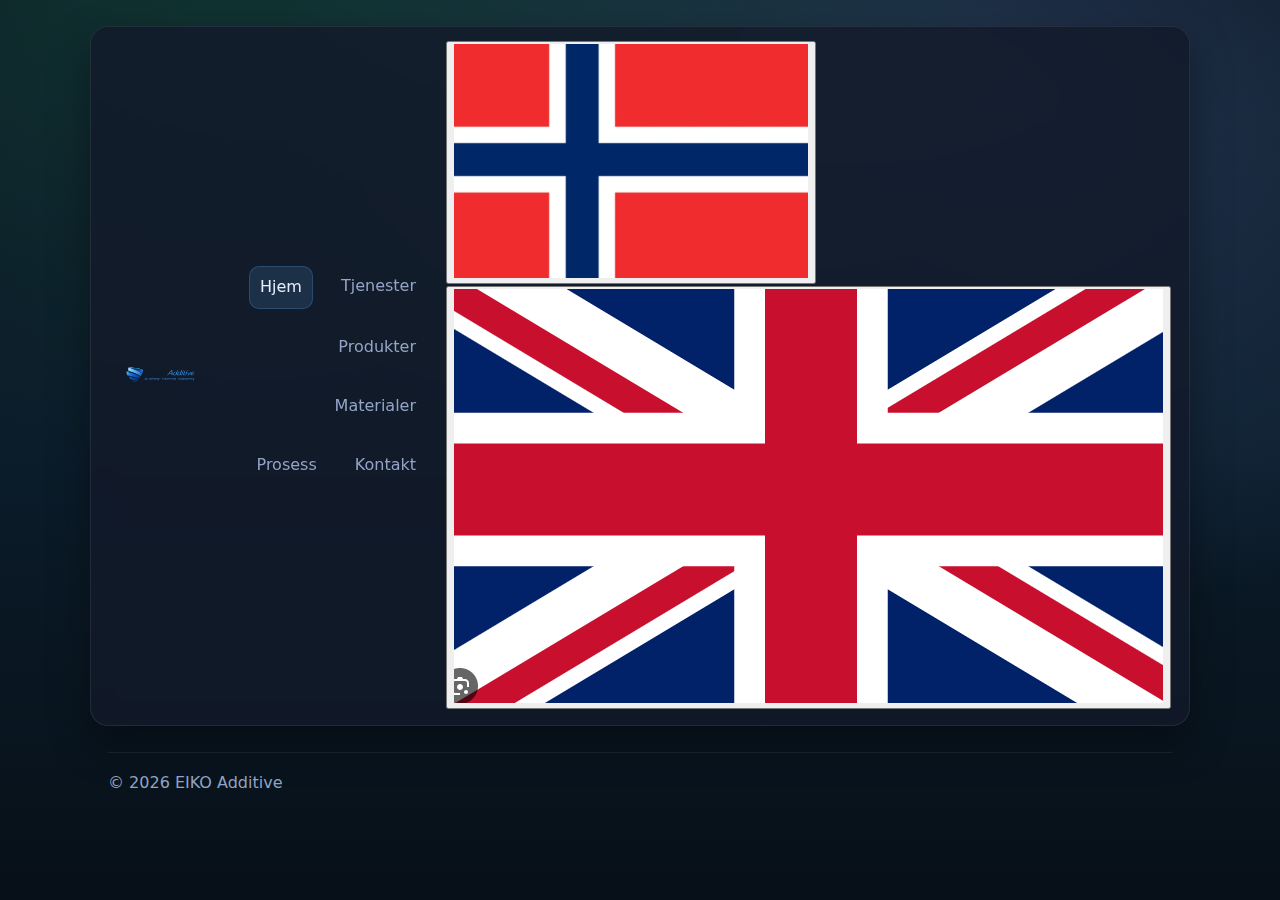
<file: index.html>
<!doctype html>
<html lang="no">
<head>
<meta charset="utf-8" />
<meta name="viewport" content="width=device-width, initial-scale=1" />
<title>EIKO Additive – Høytemperatur 3D-print & CNC</title>
<meta name="description" content="EIKO Additive leverer additiv produksjon i høyytelsespolymerer, CNC, design og topologioptimalisering." />
<link rel="stylesheet" href="styles.css" />
</head>

<body>
<div class="wrap">

<header class="panel header-panel">

<div class="brand">
<a class="brandlink" href="index.html">
<img class="brandlogo" src="logo.png" alt="EIKO Additive logo" />
</a>
</div>

<nav class="nav">

<a class="active" href="index.html" data-i18n="nav_home">Hjem</a>
<a href="tjenester.html" data-i18n="nav_services">Tjenester</a>
<a href="products.html" data-i18n="nav_products">Produkter</a>
<a href="materialer.html" data-i18n="nav_materials">Materialer</a>
<a href="prosess.html" data-i18n="nav_process">Prosess</a>
<a href="kontakt.html" data-i18n="nav_contact">Kontakt</a>

</nav>


<div class="lang-switch">

<button class="flagbtn" id="btn-no">
<img src="flag-no.png">
</button>

<button class="flagbtn" id="btn-en">
<img src="flag-us.png">
</button>

</div>

</header>


<!-- resten av index-siden din fortsetter her helt uendret -->


<footer>
<div>© <span id="year"></span> EIKO Additive</div>
</footer>

</div>


<script>

const i18n = {

no:{
nav_home:"Hjem",
nav_services:"Tjenester",
nav_materials:"Materialer",
nav_products:"Produkter",
nav_process:"Prosess",
nav_contact:"Kontakt"
},

en:{
nav_home:"Home",
nav_services:"Services",
nav_materials:"Materials",
nav_products:"Products",
nav_process:"Process",
nav_contact:"Contact"
}

}


function setLanguage(lang){

document.querySelectorAll("[data-i18n]").forEach(el=>{
const key = el.dataset.i18n
el.textContent = i18n[lang][key]
})

localStorage.setItem("lang",lang)

}


document.getElementById("btn-no").onclick=()=>setLanguage("no")
document.getElementById("btn-en").onclick=()=>setLanguage("en")


const savedLang = localStorage.getItem("lang") || "no"

setLanguage(savedLang)


document.getElementById("year").textContent = new Date().getFullYear()

</script>

</body>
</html>
</file>
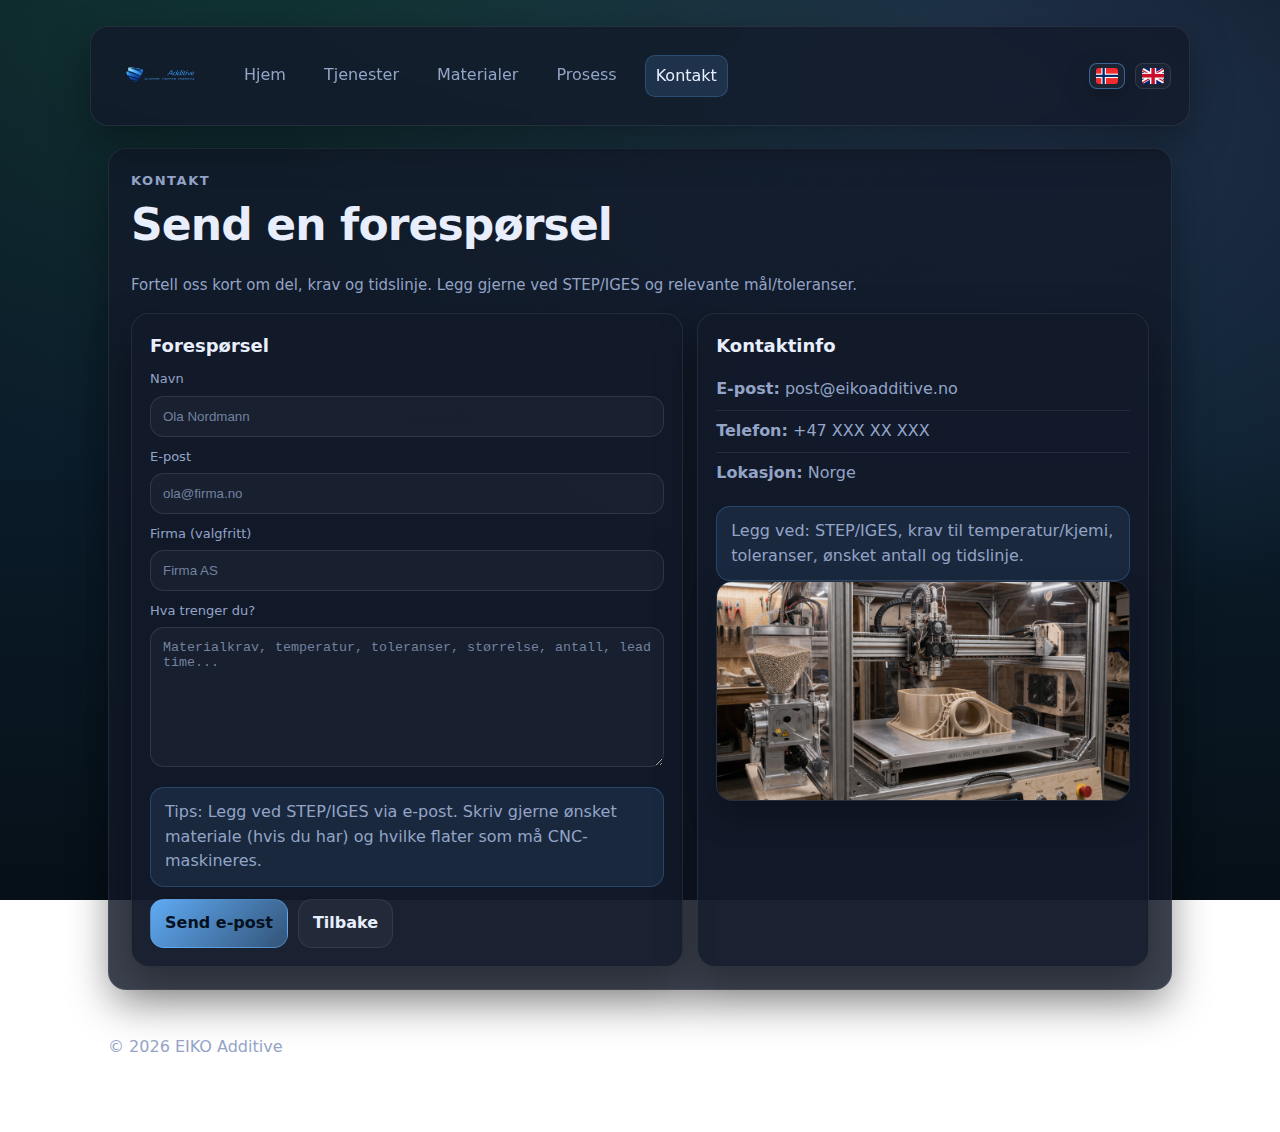
<file: kontakt.html>
<!doctype html>
<html lang="no">
<head>
  <meta charset="utf-8" />
  <meta name="viewport" content="width=device-width, initial-scale=1" />
  <title>EIKO Additive – Kontakt</title>
  <meta name="description" content="Kontakt EIKO Additive for LFAM i høyytelsespolymerer, post-maskinering, materialvalg og topologioptimalisering." />
  <link rel="stylesheet" href="styles.css" />

  <style>
    .lang-switch{
      display:flex; align-items:center; gap:10px;
      margin-left:auto;
    }
    .flagbtn{
      display:inline-flex; align-items:center; justify-content:center;
      width:36px; height:26px;
      border-radius:8px;
      border:1px solid rgba(255,255,255,.10);
      background: rgba(255,255,255,.03);
      cursor:pointer;
      padding:0;
    }
    .flagbtn img{
      width:22px; height:16px; object-fit:cover;
      border-radius:3px;
      display:block;
    }
    .flagbtn.active{
      border-color: rgba(99,179,255,.45);
      box-shadow: 0 10px 24px rgba(0,0,0,.25);
    }
    @media (max-width:900px){
      .lang-switch{ width:100%; justify-content:flex-end; }
      .header-panel{ flex-wrap:wrap; }
      .header-panel .nav{ width:100%; justify-content:flex-start; }
    }

    /* Kontakt-layout (enkelt og lesbart) */
    .contact-grid{
      display:grid;
      gap:14px;
      grid-template-columns: 1.1fr .9fr;
      margin-top:14px;
    }
    @media (max-width:900px){
      .contact-grid{ grid-template-columns:1fr; }
    }
    .input{
      width:100%;
      padding:12px 12px;
      border-radius:14px;
      border:1px solid rgba(255,255,255,.10);
      background: rgba(255,255,255,.03);
      color: #e8eefc;
      outline:none;
    }
    .input::placeholder{ color: rgba(147,164,199,.75); }
    label{ display:block; margin:10px 0 6px; color: #93a4c7; font-size:13px; }
    textarea.input{ min-height:140px; resize:vertical; }
  </style>
</head>

<body>
  <div class="wrap">

    <!-- Samme header/toolbar -->
    <header class="header-panel panel">
      <a href="index.html" style="display:flex; align-items:center; gap:12px;">
        <img class="brandlogo" src="logo.png" alt="EIKO Additive logo">
      </a>

      <nav class="nav" aria-label="Hovedmeny">
        <a href="index.html" data-i18n="nav_home">Hjem</a>
        <a href="tjenester.html" data-i18n="nav_services">Tjenester</a>
        <a href="materialer.html" data-i18n="nav_materials">Materialer</a>
        <a href="prosess.html" data-i18n="nav_process">Prosess</a>
        <a class="active" href="kontakt.html" data-i18n="nav_contact">Kontakt</a>
      </nav>

      <div class="lang-switch" aria-label="Velg språk">
        <button class="flagbtn" id="btn-no" type="button" aria-label="Norsk">
          <img src="flag-no.png" alt="Norsk flagg">
        </button>
        <button class="flagbtn" id="btn-en" type="button" aria-label="English">
          <img src="flag-us.png" alt="US flag">
        </button>
      </div>
    </header>

    <!-- Innhold -->
    <section class="panel page">
      <div class="kicker" data-i18n="contact_kicker">Kontakt</div>
      <h1 data-i18n="contact_h1">Send en forespørsel</h1>
      <p class="small" data-i18n="contact_intro" style="font-size:15px;">
        Fortell oss kort om del, krav og tidslinje. Legg gjerne ved STEP/IGES og relevante mål/toleranser.
      </p>

      <div class="contact-grid">
        <div class="panel card">
          <h2 style="font-size:18px; margin-top:0;" data-i18n="form_h2">Forespørsel</h2>

          <label for="name" data-i18n="form_name">Navn</label>
          <input class="input" id="name" type="text" placeholder="Ola Nordmann" />

          <label for="email" data-i18n="form_email">E-post</label>
          <input class="input" id="email" type="email" placeholder="ola@firma.no" />

          <label for="company" data-i18n="form_company">Firma (valgfritt)</label>
          <input class="input" id="company" type="text" placeholder="Firma AS" />

          <label for="message" data-i18n="form_message">Hva trenger du?</label>
          <textarea class="input" id="message" placeholder="Materialkrav, temperatur, toleranser, størrelse, antall, lead time..."></textarea>

          <div class="note" data-i18n="form_note">
            Tips: Legg ved STEP/IGES via e-post. Skriv gjerne ønsket materiale (hvis du har) og hvilke flater som må CNC-maskineres.
          </div>

          <div style="display:flex; gap:10px; flex-wrap:wrap; margin-top:12px;">
            <a class="btn primary" href="mailto:post@eikoadditive.no?subject=Foresp%C3%B8rsel%20LFAM%20/%20HPP" data-i18n="form_cta_email">
              Send e-post
            </a>
            <a class="btn" href="index.html" data-i18n="form_cta_back">Tilbake</a>
          </div>
        </div>

        <aside class="panel card">
          <h2 style="font-size:18px; margin-top:0;" data-i18n="info_h2">Kontaktinfo</h2>

          <ul class="list">
            <li><b data-i18n="info_email_label">E-post:</b> <span>post@eikoadditive.no</span></li>
            <li><b data-i18n="info_phone_label">Telefon:</b> <span>+47 XXX XX XXX</span></li>
            <li><b data-i18n="info_location_label">Lokasjon:</b> <span data-i18n="info_location_value">Norge</span></li>
          </ul>

          <div class="note" data-i18n="info_note">
            Legg ved: STEP/IGES, krav til temperatur/kjemi, toleranser, ønsket antall og tidslinje.
          </div>

          <img class="cardimg" style="height:220px;" src="lfam.png" alt="LFAM">
        </aside>
      </div>
    </section>

    <footer>
      <div>© <span id="year"></span> EIKO Additive</div>
    </footer>

  </div>

  <script>
    document.getElementById("year").textContent = new Date().getFullYear();

    const i18n = {
      no: {
        nav_home: "Hjem",
        nav_services: "Tjenester",
        nav_materials: "Materialer",
        nav_process: "Prosess",
        nav_contact: "Kontakt",

        contact_title: "EIKO Additive – Kontakt",
        contact_kicker: "Kontakt",
        contact_h1: "Send en forespørsel",
        contact_intro: "Fortell oss kort om del, krav og tidslinje. Legg gjerne ved STEP/IGES og relevante mål/toleranser.",

        form_h2: "Forespørsel",
        form_name: "Navn",
        form_email: "E-post",
        form_company: "Firma (valgfritt)",
        form_message: "Hva trenger du?",
        form_note: "Tips: Legg ved STEP/IGES via e-post. Skriv gjerne ønsket materiale (hvis du har) og hvilke flater som må CNC-maskineres.",
        form_cta_email: "Send e-post",
        form_cta_back: "Tilbake",

        info_h2: "Kontaktinfo",
        info_email_label: "E-post:",
        info_phone_label: "Telefon:",
        info_location_label: "Lokasjon:",
        info_location_value: "Norge",
        info_note: "Legg ved: STEP/IGES, krav til temperatur/kjemi, toleranser, ønsket antall og tidslinje.",
      },

      en: {
        nav_home: "Home",
        nav_services: "Services",
        nav_materials: "Materials",
        nav_process: "Process",
        nav_contact: "Contact",

        contact_title: "EIKO Additive – Contact",
        contact_kicker: "Contact",
        contact_h1: "Send an inquiry",
        contact_intro: "Tell us briefly about your part, requirements and timeline. Attach STEP/IGES and key dimensions/tolerances if available.",

        form_h2: "Inquiry",
        form_name: "Name",
        form_email: "Email",
        form_company: "Company (optional)",
        form_message: "What do you need?",
        form_note: "Tip: Attach STEP/IGES by email. Include your preferred polymer (if any) and which surfaces/features require CNC machining.",
        form_cta_email: "Send email",
        form_cta_back: "Back",

        info_h2: "Contact info",
        info_email_label: "Email:",
        info_phone_label: "Phone:",
        info_location_label: "Location:",
        info_location_value: "Norway",
        info_note: "Please include: STEP/IGES, temperature/chemical requirements, tolerances, quantity and timeline.",
      }
    };

    function setLanguage(lang) {
      const dict = i18n[lang] || i18n.no;

      document.documentElement.lang = (lang === "en") ? "en" : "no";

      document.querySelectorAll("[data-i18n]").forEach(el => {
        const key = el.getAttribute("data-i18n");
        if (dict[key]) el.textContent = dict[key];
      });

      document.title = dict.contact_title || document.title;

      document.getElementById("btn-no").classList.toggle("active", lang === "no");
      document.getElementById("btn-en").classList.toggle("active", lang === "en");

      localStorage.setItem("eiko_lang", lang);
    }

    document.getElementById("btn-no").addEventListener("click", () => setLanguage("no"));
    document.getElementById("btn-en").addEventListener("click", () => setLanguage("en"));

    const saved = localStorage.getItem("eiko_lang");
    setLanguage(saved === "en" ? "en" : "no");
  </script>
</body>
</html>
</file>
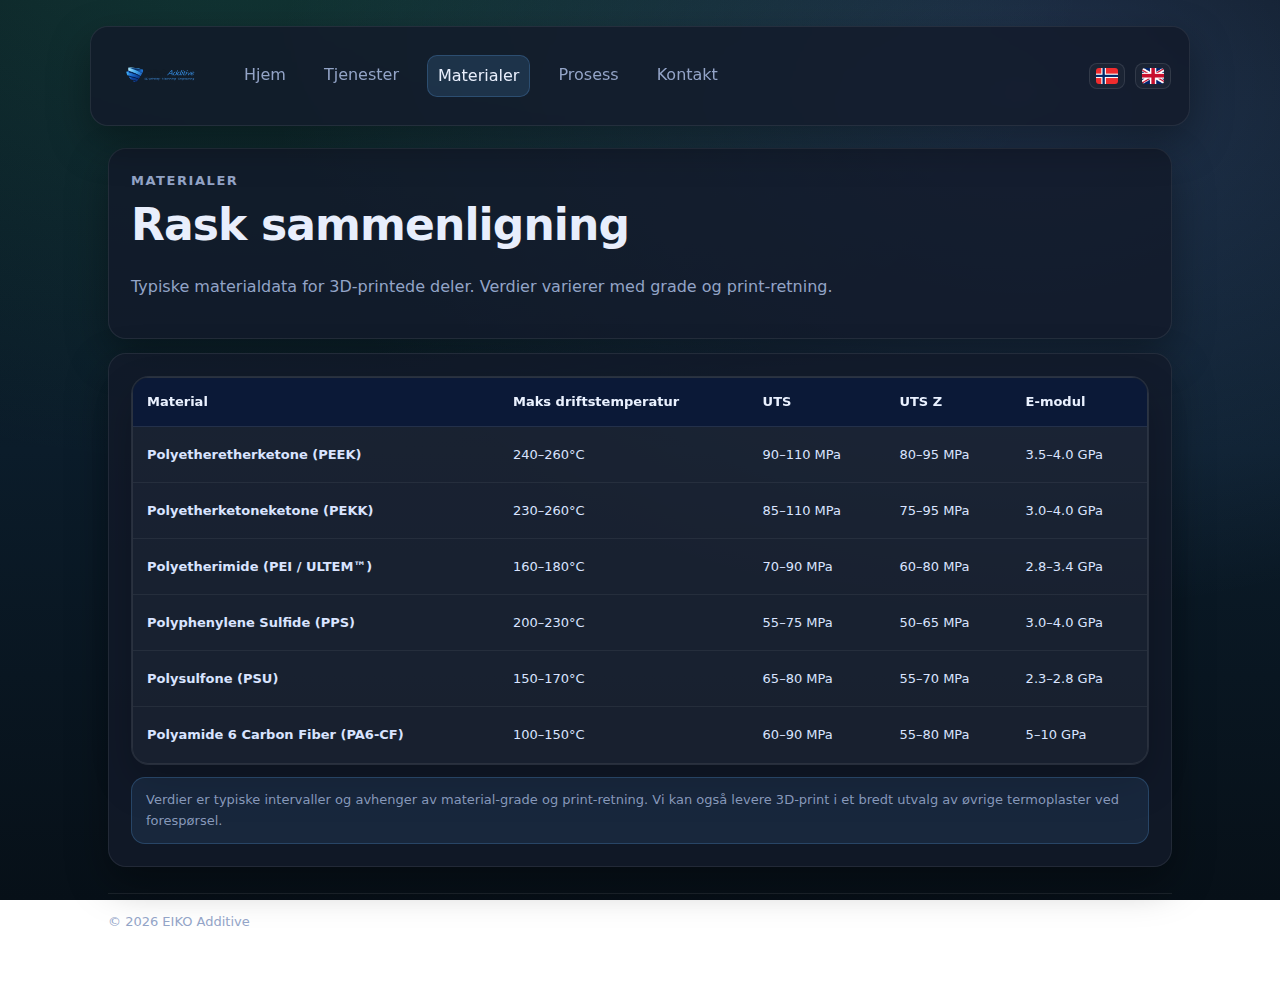
<file: materialer.html>
<!doctype html>
<html lang="no">
<head>
  <meta charset="utf-8" />
  <meta name="viewport" content="width=device-width, initial-scale=1" />
  <title>EIKO Additive – Materialer</title>
  <meta name="description" content="Materialtabell: maks driftstemperatur, UTS og E-modul." />
  <link rel="stylesheet" href="styles.css" />

  <style>
    .lang-switch{ display:flex; align-items:center; gap:10px; margin-left:auto; }
    .flagbtn{
      display:inline-flex; align-items:center; justify-content:center;
      width:36px; height:26px; border-radius:8px;
      border:1px solid rgba(255,255,255,.10);
      background: rgba(255,255,255,.03);
      cursor:pointer; padding:0;
    }
    .flagbtn img{ width:22px; height:16px; object-fit:cover; border-radius:3px; display:block; }
    .flagbtn.active{
      border-color: rgba(99,179,255,.45);
      box-shadow: 0 10px 24px rgba(0,0,0,.25);
    }

    .table-wrap{
      overflow-x:auto;
      border-radius: 18px;
      border: 1px solid rgba(255,255,255,.08);
      background: rgba(255,255,255,.02);
      box-shadow: 0 18px 40px rgba(0,0,0,.20);
    }
    table.material-table{
      width:100%;
      border-collapse: separate;
      border-spacing: 0;
      min-width: 900px;
    }
    .material-table th,
    .material-table td{
      padding: 16px 14px;
      border-bottom: 1px solid rgba(255,255,255,.06);
      vertical-align: middle;
      font-size: 13px;
      color: #d9e4ff;
      line-height: 1.25;
    }
    .material-table tbody tr{
      height: 56px;
    }
    .material-table thead th{
      position: sticky;
      top: 0;
      background: rgba(10, 25, 55, 0.92);
      backdrop-filter: blur(8px);
      z-index: 1;
      font-weight: 700;
      color:#eaf1ff;
      border-bottom: 1px solid rgba(255,255,255,.10);
    }
    .material-table tr:hover td{
      background: rgba(255,255,255,.02);
    }
    .note{
      color: rgba(147,164,199,.92);
      font-size: 13px;
    }
  </style>
</head>

<body>
  <div class="wrap">

    <header class="panel header-panel">
      <div class="brand">
        <a class="brandlink" href="index.html">
          <img class="brandlogo" src="logo.png" alt="EIKO Additive logo" />
        </a>
      </div>

      <nav class="nav">
        <a href="index.html" data-i18n="nav_home">Hjem</a>
        <a href="tjenester.html" data-i18n="nav_services">Tjenester</a>
        <a class="active" href="materialer.html" data-i18n="nav_materials">Materialer</a>
        <a href="prosess.html" data-i18n="nav_process">Prosess</a>
        <a href="kontakt.html" data-i18n="nav_contact">Kontakt</a>
      </nav>

      <div class="lang-switch">
        <button class="flagbtn" id="btn-no" type="button"><img src="flag-no.png" alt=""></button>
        <button class="flagbtn" id="btn-en" type="button"><img src="flag-us.png" alt=""></button>
      </div>
    </header>

    <section class="panel pagehead">
      <div class="meta">
        <div class="kicker" data-i18n="kicker_materials">Materialer</div>
        <h1 data-i18n="h1_materials">Rask sammenligning</h1>
        <p class="small" data-i18n="p_materials_intro" style="font-size:16px;">
          Typiske materialdata for 3D-printede deler. Verdier varierer med grade og print-retning.
        </p>
      </div>
    </section>

    <section class="panel page" style="margin-top:14px;">
      <div class="table-wrap">
        <table class="material-table">
          <thead>
            <tr>
              <th data-i18n="th_material">Material</th>
              <th data-i18n="th_max_temp">Maks driftstemperatur</th>
              <th data-i18n="th_uts">UTS</th>
              <th data-i18n="th_uts_z">UTS Z</th>
              <th data-i18n="th_emod">E-modul</th>
            </tr>
          </thead>
          <tbody>
            <tr>
              <td><strong>Polyetheretherketone (PEEK)</strong></td>
              <td>240–260°C</td>
              <td>90–110 MPa</td>
              <td>80–95 MPa</td>
              <td>3.5–4.0 GPa</td>
            </tr>

            <tr>
              <td><strong>Polyetherketoneketone (PEKK)</strong></td>
              <td>230–260°C</td>
              <td>85–110 MPa</td>
              <td>75–95 MPa</td>
              <td>3.0–4.0 GPa</td>
            </tr>

            <tr>
              <td><strong>Polyetherimide (PEI / ULTEM™)</strong></td>
              <td>160–180°C</td>
              <td>70–90 MPa</td>
              <td>60–80 MPa</td>
              <td>2.8–3.4 GPa</td>
            </tr>

            <tr>
              <td><strong>Polyphenylene Sulfide (PPS)</strong></td>
              <td>200–230°C</td>
              <td>55–75 MPa</td>
              <td>50–65 MPa</td>
              <td>3.0–4.0 GPa</td>
            </tr>

            <tr>
              <td><strong>Polysulfone (PSU)</strong></td>
              <td>150–170°C</td>
              <td>65–80 MPa</td>
              <td>55–70 MPa</td>
              <td>2.3–2.8 GPa</td>
            </tr>

            <tr>
              <td><strong>Polyamide 6 Carbon Fiber (PA6-CF)</strong></td>
              <td>100–150°C</td>
              <td>60–90 MPa</td>
              <td>55–80 MPa</td>
              <td>5–10 GPa</td>
            </tr>
          </tbody>
        </table>
      </div>

      <div class="note" style="margin-top:12px;" data-i18n="note_values">
        Verdier er typiske intervaller og avhenger av material-grade og print-retning. Vi kan også levere 3D-print i et bredt utvalg av øvrige termoplaster ved forespørsel.
      </div>
    </section>

    <footer>
      <div class="small">© <span id="y"></span> EIKO Additive</div>
    </footer>
  </div>

<script>
document.getElementById("y").textContent = new Date().getFullYear();

const i18n = {
  no: {
    nav_home:"Hjem",
    nav_services:"Tjenester",
    nav_materials:"Materialer",
    nav_process:"Prosess",
    nav_contact:"Kontakt",
    kicker_materials:"Materialer",
    h1_materials:"Rask sammenligning",
    p_materials_intro:"Typiske materialdata for 3D-printede deler. Verdier varierer med grade og print-retning.",
    th_material:"Material",
    th_max_temp:"Maks driftstemperatur",
    th_uts:"UTS",
    th_uts_z:"UTS Z",
    th_emod:"E-modul",
    note_values:"Verdier er typiske intervaller og avhenger av material-grade og print-retning. Vi kan også levere 3D-print i et bredt utvalg av øvrige termoplaster ved forespørsel."
  },
  en: {
    nav_home:"Home",
    nav_services:"Services",
    nav_materials:"Materials",
    nav_process:"Process",
    nav_contact:"Contact",
    kicker_materials:"Materials",
    h1_materials:"Quick comparison",
    p_materials_intro:"Typical material data for 3D-printed parts. Values vary by grade and print orientation.",
    th_material:"Material",
    th_max_temp:"Max service temperature",
    th_uts:"UTS",
    th_uts_z:"UTS Z (Z-direction)",
    th_emod:"Elastic modulus",
    note_values:"Values are typical ranges and depend on material grade and print orientation. We can also provide 3D printing in a wide range of other thermoplastics on request."
  }
};

function setLanguage(lang){
  document.documentElement.lang = lang;
  document.querySelectorAll("[data-i18n]").forEach(el=>{
    const key = el.getAttribute("data-i18n");
    if(i18n[lang][key]) el.textContent = i18n[lang][key];
  });
  localStorage.setItem("eiko_lang", lang);
}

document.getElementById("btn-no").onclick=()=>setLanguage("no");
document.getElementById("btn-en").onclick=()=>setLanguage("en");

setLanguage(localStorage.getItem("eiko_lang") || "no");
</script>

</body>
</html>
</file>
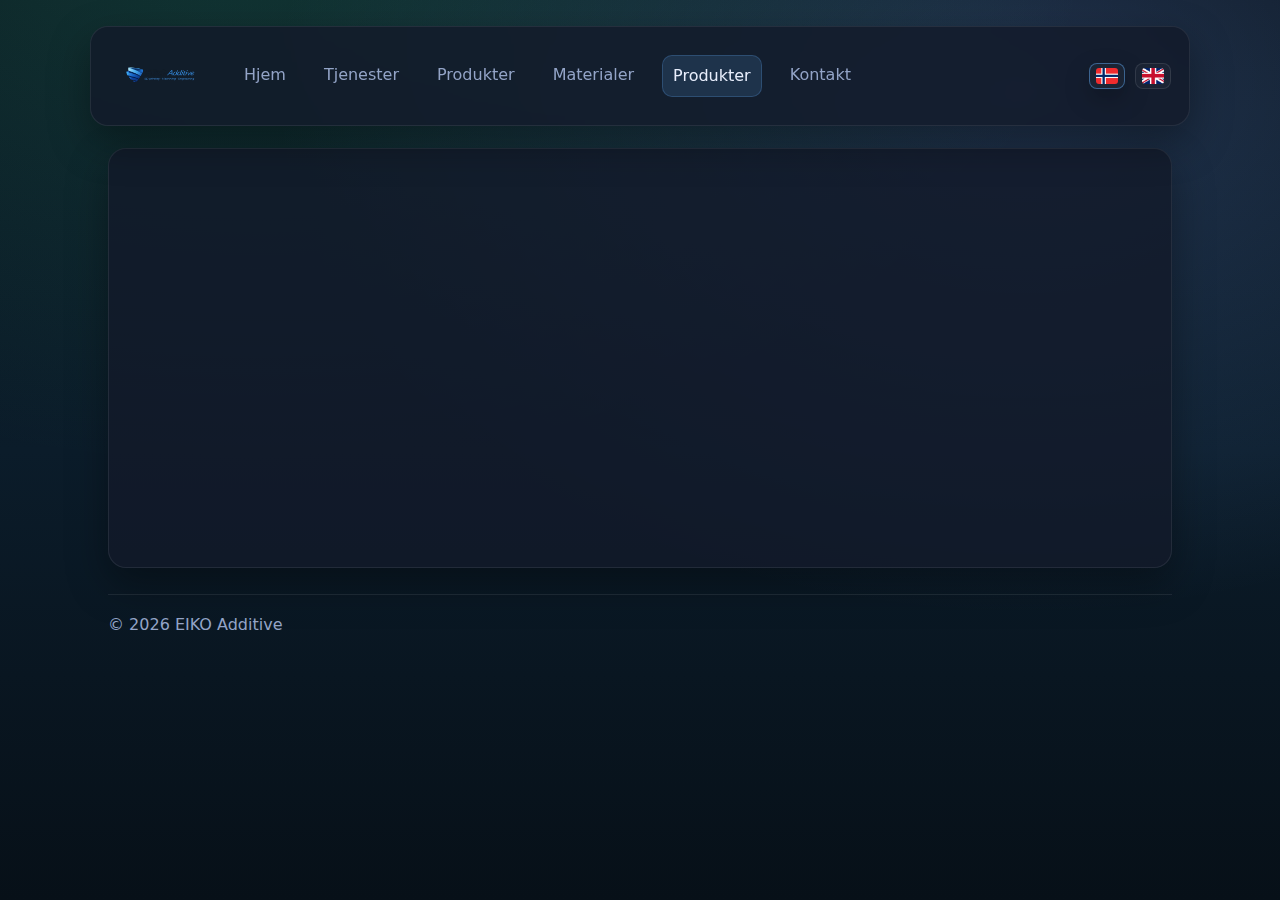
<file: products.html>
<!doctype html>
<html lang="no">
<head>
  <meta charset="utf-8" />
  <meta name="viewport" content="width=device-width, initial-scale=1" />
  <title>EIKO Additive – Produkter</title>
  <meta name="description" content="Produkter fra EIKO Additive." />
  <link rel="stylesheet" href="styles.css" />

  <style>
    .lang-switch{
      display:flex; align-items:center; gap:10px;
      margin-left:auto;
    }
    .flagbtn{
      display:inline-flex; align-items:center; justify-content:center;
      width:36px; height:26px;
      border-radius:8px;
      border:1px solid rgba(255,255,255,.10);
      background: rgba(255,255,255,.03);
      cursor:pointer;
      padding:0;
    }
    .flagbtn img{
      width:22px; height:16px; object-fit:cover;
      border-radius:3px;
      display:block;
    }
    .flagbtn.active{
      border-color: rgba(99,179,255,.45);
      box-shadow: 0 10px 24px rgba(0,0,0,.25);
    }
    @media (max-width:900px){
      .lang-switch{ width:100%; justify-content:flex-end; }
      .header-panel{ flex-wrap:wrap; }
      .header-panel .nav{ width:100%; justify-content:flex-start; }
    }

    .products-empty{
      min-height:420px;
    }
  </style>
</head>

<body>
  <div class="wrap">

    <header class="panel header-panel">
      <div class="brand">
        <a class="brandlink" href="index.html">
          <img class="brandlogo" src="logo.png" alt="EIKO Additive logo" />
        </a>
      </div>

      <nav class="nav">
        <a href="index.html" data-i18n="nav_home">Hjem</a>
        <a href="tjenester.html" data-i18n="nav_services">Tjenester</a>
        <a href="products.html" data-i18n="nav_products">Produkter</a>
        <a href="materialer.html" data-i18n="nav_materials">Materialer</a>
        <a class="active" href="products.html" data-i18n="nav_products">Produkter</a>
        <a href="kontakt.html" data-i18n="nav_contact">Kontakt</a>
      </nav>

      <div class="lang-switch">
        <button class="flagbtn" id="btn-no" type="button" aria-label="Norsk">
          <img src="flag-no.png" alt="Norsk flagg">
        </button>
        <button class="flagbtn" id="btn-en" type="button" aria-label="English">
          <img src="flag-us.png" alt="US flag">
        </button>
      </div>
    </header>

    <section class="panel page products-empty"></section>

    <footer>
      <div>© <span id="year"></span> EIKO Additive</div>
    </footer>
  </div>

  <script>
    document.addEventListener("DOMContentLoaded", () => {
      document.getElementById("year").textContent = new Date().getFullYear();

      const i18n = {
        no: {
          nav_home: "Hjem",
          nav_services: "Tjenester",
          nav_materials: "Materialer",
          nav_products: "Produkter",
          nav_process: "Prosess",
          nav_contact: "Kontakt"
        },
        en: {
          nav_home: "Home",
          nav_services: "Services",
          nav_materials: "Materials",
          nav_products: "Products",
          nav_process: "Process",
          nav_contact: "Contact"
        }
      };

      function setLanguage(lang) {
        document.documentElement.lang = lang;
        document.title = lang === "en" ? "EIKO Additive – Products" : "EIKO Additive – Produkter";

        document.querySelectorAll("[data-i18n]").forEach(el => {
          const key = el.getAttribute("data-i18n");
          if (i18n[lang][key]) el.textContent = i18n[lang][key];
        });

        document.getElementById("btn-no").classList.toggle("active", lang === "no");
        document.getElementById("btn-en").classList.toggle("active", lang === "en");

        localStorage.setItem("eiko_lang", lang);
      }

      document.getElementById("btn-no").addEventListener("click", () => setLanguage("no"));
      document.getElementById("btn-en").addEventListener("click", () => setLanguage("en"));

      const saved = localStorage.getItem("eiko_lang");
      setLanguage(saved === "en" ? "en" : "no");
    });
  </script>
</body>
</html>
</file>
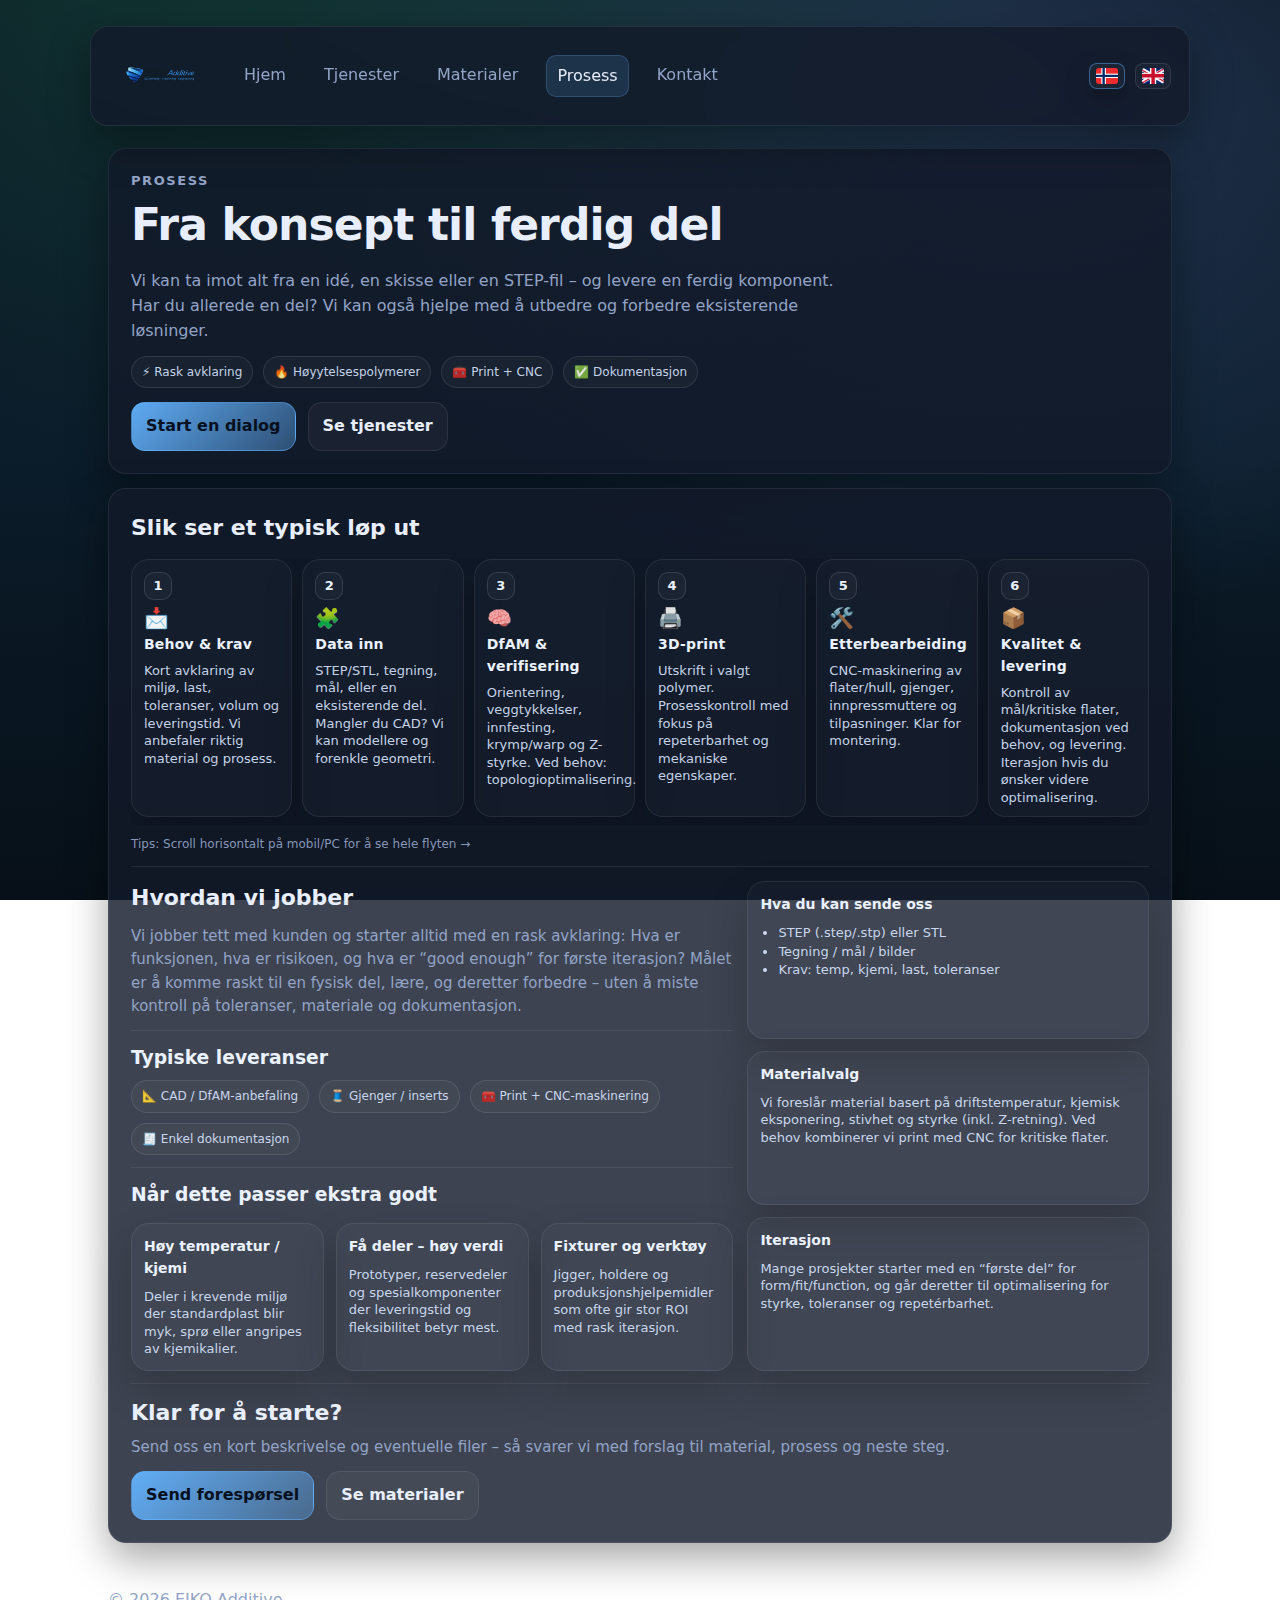
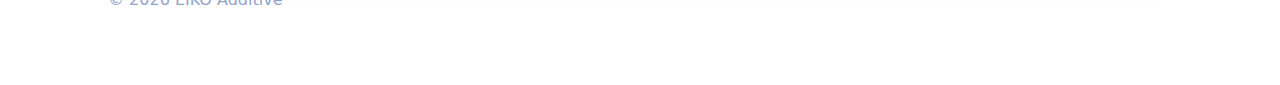
<file: prosess.html>
<!doctype html>
<html lang="no">
<head>
  <meta charset="utf-8" />
  <meta name="viewport" content="width=device-width, initial-scale=1" />
  <title>EIKO Additive – Prosess</title>
  <meta name="description" content="Fra idé til ferdig del: design, DfAM, materialvalg, 3D-print i høyytelsespolymerer, CNC-etterbearbeiding og kvalitetssikring." />
  <link rel="stylesheet" href="styles.css" />

  <style>
    .lang-switch{ display:flex; align-items:center; gap:10px; margin-left:auto; }
    .flagbtn{
      display:inline-flex; align-items:center; justify-content:center;
      width:36px; height:26px;
      border-radius:8px;
      border:1px solid rgba(255,255,255,.10);
      background: rgba(255,255,255,.03);
      cursor:pointer; padding:0;
    }
    .flagbtn img{ width:22px; height:16px; object-fit:cover; border-radius:3px; display:block; }
    .flagbtn.active{
      border-color: rgba(99,179,255,.45);
      box-shadow: 0 10px 24px rgba(0,0,0,.25);
    }
    @media (max-width:900px){
      .lang-switch{ width:100%; justify-content:flex-end; }
      .header-panel{ flex-wrap:wrap; }
      .header-panel .nav{ width:100%; justify-content:flex-start; }
    }

    /* Page visuals (match "panel"-estetikken din) */
    .process-grid{
      display:grid;
      grid-template-columns: 1.2fr .8fr;
      gap:14px;
      margin-top:14px;
    }
    @media (max-width:980px){
      .process-grid{ grid-template-columns: 1fr; }
    }

    .stepflow{
      display:grid;
      grid-template-columns: repeat(6, minmax(160px, 1fr));
      gap:10px;
      overflow-x:auto;
      padding-bottom:8px;
    }
    .stepcard{
      border-radius:18px;
      border:1px solid rgba(255,255,255,.08);
      background: rgba(255,255,255,.02);
      box-shadow: 0 18px 40px rgba(0,0,0,.18);
      padding:12px 12px 10px;
      min-height:150px;
      position:relative;
    }
    .stepnum{
      width:28px; height:28px;
      border-radius:10px;
      border:1px solid rgba(255,255,255,.12);
      background: rgba(255,255,255,.03);
      display:flex; align-items:center; justify-content:center;
      font-weight:800;
      color:#eaf1ff;
      margin-bottom:8px;
      font-size:13px;
    }
    .stepicon{
      font-size:20px;
      line-height:1;
      opacity:.95;
      margin-bottom:6px;
    }
    .steptitle{
      font-weight:800;
      color:#eaf1ff;
      margin:0 0 6px 0;
      font-size:14px;
      letter-spacing:.2px;
    }
    .steptext{
      margin:0;
      color: rgba(217,228,255,.92);
      font-size:13px;
      line-height:1.35;
    }
    .arrowhint{
      display:flex; align-items:center; gap:8px;
      color: rgba(147,164,199,.92);
      font-size:12px;
      margin-top:10px;
    }

    .mini-kpis{
      display:grid;
      grid-template-columns: 1fr;
      gap:12px;
    }
    .kpi{
      border-radius:18px;
      border:1px solid rgba(255,255,255,.08);
      background: rgba(255,255,255,.02);
      box-shadow: 0 18px 40px rgba(0,0,0,.18);
      padding:12px;
    }
    .kpi h3{
      margin:0 0 8px 0;
      font-size:14px;
      color:#eaf1ff;
      font-weight:800;
    }
    .kpi p{
      margin:0;
      color: rgba(217,228,255,.92);
      font-size:13px;
      line-height:1.35;
    }
    .kpi ul{
      margin:8px 0 0 18px;
      padding:0;
      color: rgba(217,228,255,.92);
      font-size:13px;
      line-height:1.45;
    }

    .faqgrid{
      display:grid;
      grid-template-columns: repeat(3, 1fr);
      gap:12px;
      margin-top:14px;
    }
    @media (max-width:980px){
      .faqgrid{ grid-template-columns: 1fr; }
    }
    .pill{
      display:inline-flex;
      align-items:center;
      gap:8px;
      border: 1px solid rgba(255,255,255,.10);
      background: rgba(255,255,255,.03);
      border-radius: 999px;
      padding:6px 10px;
      font-size:12px;
      color: rgba(217,228,255,.92);
    }
    .dividerline{
      height:1px;
      background: rgba(255,255,255,.08);
      margin:12px 0;
    }
  </style>
</head>

<body>
  <div class="wrap">

    <!-- HEADER / TOOLBAR -->
    <header class="panel header-panel">
      <div class="brand">
        <a class="brandlink" href="index.html" aria-label="EIKO Additive hjem">
          <img class="brandlogo" src="logo.png" alt="EIKO Additive logo" />
        </a>
      </div>

      <nav class="nav" aria-label="Hovedmeny">
        <a href="index.html" data-i18n="nav_home">Hjem</a>
        <a href="tjenester.html" data-i18n="nav_services">Tjenester</a>
        <a href="materialer.html" data-i18n="nav_materials">Materialer</a>
        <a class="active" href="prosess.html" data-i18n="nav_process">Prosess</a>
        <a href="kontakt.html" data-i18n="nav_contact">Kontakt</a>
      </nav>

      <!-- Språkvelger -->
      <div class="lang-switch" aria-label="Velg språk">
        <button class="flagbtn" id="btn-no" type="button" aria-label="Norsk">
          <img src="flag-no.png" alt="Norsk flagg">
        </button>
        <button class="flagbtn" id="btn-en" type="button" aria-label="English">
          <img src="flag-us.png" alt="US flag">
        </button>
      </div>
    </header>

    <!-- PAGE HEAD -->
    <section class="panel pagehead">
      <div class="meta">
        <div class="kicker" data-i18n="kicker_process">Prosess</div>
        <h1 data-i18n="h1_process">Fra konsept til ferdig del</h1>
        <p class="small" data-i18n="p_process_intro" style="font-size:16px; margin:0;">
          Vi kan ta imot alt fra en idé, en skisse eller en STEP-fil – og levere en ferdig komponent.
          Har du allerede en del? Vi kan også hjelpe med å utbedre og forbedre eksisterende løsninger.
        </p>

        <div style="display:flex; gap:10px; flex-wrap:wrap; margin-top:12px;">
          <span class="pill" data-i18n="pill_fast">⚡ Rask avklaring</span>
          <span class="pill" data-i18n="pill_hpp">🔥 Høyytelsespolymerer</span>
          <span class="pill" data-i18n="pill_cnc">🧰 Print + CNC</span>
          <span class="pill" data-i18n="pill_quality">✅ Dokumentasjon</span>
        </div>
      </div>

      <div style="display:flex; gap:12px; flex-wrap:wrap;">
        <a class="btn primary" href="kontakt.html" data-i18n="cta_start_dialog">Start en dialog</a>
        <a class="btn" href="tjenester.html" data-i18n="cta_view_services">Se tjenester</a>
      </div>
    </section>

    <!-- MAIN CONTENT -->
    <section class="panel page" style="margin-top:14px;">
      <h2 style="margin:0 0 10px 0;" data-i18n="h2_flow">Slik ser et typisk løp ut</h2>

      <div class="stepflow" aria-label="Prosessflyt">
        <div class="stepcard">
          <div class="stepnum">1</div>
          <div class="stepicon">📩</div>
          <div class="steptitle" data-i18n="s1_title">Behov & krav</div>
          <p class="steptext" data-i18n="s1_text">
            Kort avklaring av miljø, last, toleranser, volum og leveringstid. Vi anbefaler riktig material og prosess.
          </p>
        </div>

        <div class="stepcard">
          <div class="stepnum">2</div>
          <div class="stepicon">🧩</div>
          <div class="steptitle" data-i18n="s2_title">Data inn</div>
          <p class="steptext" data-i18n="s2_text">
            STEP/STL, tegning, mål, eller en eksisterende del. Mangler du CAD? Vi kan modellere og forenkle geometri.
          </p>
        </div>

        <div class="stepcard">
          <div class="stepnum">3</div>
          <div class="stepicon">🧠</div>
          <div class="steptitle" data-i18n="s3_title">DfAM & verifisering</div>
          <p class="steptext" data-i18n="s3_text">
            Orientering, veggtykkelser, innfesting, krymp/warp og Z-styrke. Ved behov: topologioptimalisering.
          </p>
        </div>

        <div class="stepcard">
          <div class="stepnum">4</div>
          <div class="stepicon">🖨️</div>
          <div class="steptitle" data-i18n="s4_title">3D-print</div>
          <p class="steptext" data-i18n="s4_text">
            Utskrift i valgt polymer. Prosesskontroll med fokus på repeterbarhet og mekaniske egenskaper.
          </p>
        </div>

        <div class="stepcard">
          <div class="stepnum">5</div>
          <div class="stepicon">🛠️</div>
          <div class="steptitle" data-i18n="s5_title">Etterbearbeiding</div>
          <p class="steptext" data-i18n="s5_text">
            CNC-maskinering av flater/hull, gjenger, innpressmuttere og tilpasninger. Klar for montering.
          </p>
        </div>

        <div class="stepcard">
          <div class="stepnum">6</div>
          <div class="stepicon">📦</div>
          <div class="steptitle" data-i18n="s6_title">Kvalitet & levering</div>
          <p class="steptext" data-i18n="s6_text">
            Kontroll av mål/kritiske flater, dokumentasjon ved behov, og levering. Iterasjon hvis du ønsker videre optimalisering.
          </p>
        </div>
      </div>

      <div class="arrowhint" data-i18n="flow_hint">Tips: Scroll horisontalt på mobil/PC for å se hele flyten →</div>

      <div class="dividerline"></div>

      <div class="process-grid">
        <div>
          <h2 style="margin:0 0 10px 0;" data-i18n="h2_how_we_work">Hvordan vi jobber</h2>
          <p class="small" style="font-size:15px; margin:0;" data-i18n="p_how_we_work">
            Vi jobber tett med kunden og starter alltid med en rask avklaring: Hva er funksjonen, hva er risikoen, og hva er “good enough” for første iterasjon?
            Målet er å komme raskt til en fysisk del, lære, og deretter forbedre – uten å miste kontroll på toleranser, materiale og dokumentasjon.
          </p>

          <div class="dividerline"></div>

          <h3 style="margin:0 0 8px 0; color:#eaf1ff; font-weight:800;" data-i18n="h3_deliverables">Typiske leveranser</h3>
          <div style="display:flex; gap:10px; flex-wrap:wrap;">
            <span class="pill" data-i18n="d1">📐 CAD / DfAM-anbefaling</span>
            <span class="pill" data-i18n="d2">🧵 Gjenger / inserts</span>
            <span class="pill" data-i18n="d3">🧰 Print + CNC-maskinering</span>
            <span class="pill" data-i18n="d4">🧾 Enkel dokumentasjon</span>
          </div>

          <div class="dividerline"></div>

          <h3 style="margin:0 0 8px 0; color:#eaf1ff; font-weight:800;" data-i18n="h3_when_fit">Når dette passer ekstra godt</h3>
          <div class="faqgrid">
            <div class="kpi">
              <h3 data-i18n="fit1_title">Høy temperatur / kjemi</h3>
              <p data-i18n="fit1_text">Deler i krevende miljø der standardplast blir myk, sprø eller angripes av kjemikalier.</p>
            </div>
            <div class="kpi">
              <h3 data-i18n="fit2_title">Få deler – høy verdi</h3>
              <p data-i18n="fit2_text">Prototyper, reservedeler og spesialkomponenter der leveringstid og fleksibilitet betyr mest.</p>
            </div>
            <div class="kpi">
              <h3 data-i18n="fit3_title">Fixturer og verktøy</h3>
              <p data-i18n="fit3_text">Jigger, holdere og produksjonshjelpemidler som ofte gir stor ROI med rask iterasjon.</p>
            </div>
          </div>
        </div>

        <aside class="mini-kpis" aria-label="Praktisk info">
          <div class="kpi">
            <h3 data-i18n="kpi1_title">Hva du kan sende oss</h3>
            <ul>
              <li data-i18n="kpi1_b1">STEP (.step/.stp) eller STL</li>
              <li data-i18n="kpi1_b2">Tegning / mål / bilder</li>
              <li data-i18n="kpi1_b3">Krav: temp, kjemi, last, toleranser</li>
            </ul>
          </div>

          <div class="kpi">
            <h3 data-i18n="kpi2_title">Materialvalg</h3>
            <p data-i18n="kpi2_text">
              Vi foreslår material basert på driftstemperatur, kjemisk eksponering, stivhet og styrke (inkl. Z-retning).
              Ved behov kombinerer vi print med CNC for kritiske flater.
            </p>
          </div>

          <div class="kpi">
            <h3 data-i18n="kpi3_title">Iterasjon</h3>
            <p data-i18n="kpi3_text">
              Mange prosjekter starter med en “første del” for form/fit/function, og går deretter til optimalisering for styrke,
              toleranser og repetérbarhet.
            </p>
          </div>
        </aside>
      </div>

      <div class="dividerline"></div>

      <div style="display:flex; align-items:center; justify-content:space-between; gap:12px; flex-wrap:wrap;">
        <div>
          <h2 style="margin:0 0 6px 0;" data-i18n="h2_next">Klar for å starte?</h2>
          <p class="small" style="font-size:15px; margin:0;" data-i18n="p_next">
            Send oss en kort beskrivelse og eventuelle filer – så svarer vi med forslag til material, prosess og neste steg.
          </p>
        </div>
        <div style="display:flex; gap:12px; flex-wrap:wrap;">
          <a class="btn primary" href="kontakt.html" data-i18n="cta_send_request">Send forespørsel</a>
          <a class="btn" href="materialer.html" data-i18n="cta_view_materials">Se materialer</a>
        </div>
      </div>
    </section>

    <footer>
      <div>© <span id="year"></span> EIKO Additive</div>
    </footer>

  </div>

  <script>
    document.addEventListener("DOMContentLoaded", () => {
      document.getElementById("year").textContent = new Date().getFullYear();

      const i18n = {
        no: {
          nav_home: "Hjem",
          nav_services: "Tjenester",
          nav_materials: "Materialer",
          nav_process: "Prosess",
          nav_contact: "Kontakt",

          kicker_process: "Prosess",
          h1_process: "Fra konsept til ferdig del",
          p_process_intro:
            "Vi kan ta imot alt fra en idé, en skisse eller en STEP-fil – og levere en ferdig komponent. Har du allerede en del? Vi kan også hjelpe med å utbedre og forbedre eksisterende løsninger.",

          pill_fast: "⚡ Rask avklaring",
          pill_hpp: "🔥 Høyytelsespolymerer",
          pill_cnc: "🧰 Print + CNC",
          pill_quality: "✅ Dokumentasjon",

          cta_start_dialog: "Start en dialog",
          cta_view_services: "Se tjenester",

          h2_flow: "Slik ser et typisk løp ut",
          flow_hint: "Tips: Scroll horisontalt på mobil/PC for å se hele flyten →",

          s1_title: "Behov & krav",
          s1_text: "Kort avklaring av miljø, last, toleranser, volum og leveringstid. Vi anbefaler riktig material og prosess.",
          s2_title: "Data inn",
          s2_text: "STEP/STL, tegning, mål, eller en eksisterende del. Mangler du CAD? Vi kan modellere og forenkle geometri.",
          s3_title: "DfAM & verifisering",
          s3_text: "Orientering, veggtykkelser, innfesting, krymp/warp og Z-styrke. Ved behov: topologioptimalisering.",
          s4_title: "3D-print",
          s4_text: "Utskrift i valgt polymer. Prosesskontroll med fokus på repeterbarhet og mekaniske egenskaper.",
          s5_title: "Etterbearbeiding",
          s5_text: "CNC-maskinering av flater/hull, gjenger, innpressmuttere og tilpasninger. Klar for montering.",
          s6_title: "Kvalitet & levering",
          s6_text: "Kontroll av mål/kritiske flater, dokumentasjon ved behov, og levering. Iterasjon hvis du ønsker videre optimalisering.",

          h2_how_we_work: "Hvordan vi jobber",
          p_how_we_work:
            "Vi jobber tett med kunden og starter alltid med en rask avklaring: Hva er funksjonen, hva er risikoen, og hva er “good enough” for første iterasjon? Målet er å komme raskt til en fysisk del, lære, og deretter forbedre – uten å miste kontroll på toleranser, materiale og dokumentasjon.",

          h3_deliverables: "Typiske leveranser",
          d1: "📐 CAD / DfAM-anbefaling",
          d2: "🧵 Gjenger / inserts",
          d3: "🧰 Print + CNC-maskinering",
          d4: "🧾 Enkel dokumentasjon",

          h3_when_fit: "Når dette passer ekstra godt",
          fit1_title: "Høy temperatur / kjemi",
          fit1_text: "Deler i krevende miljø der standardplast blir myk, sprø eller angripes av kjemikalier.",
          fit2_title: "Få deler – høy verdi",
          fit2_text: "Prototyper, reservedeler og spesialkomponenter der leveringstid og fleksibilitet betyr mest.",
          fit3_title: "Fixturer og verktøy",
          fit3_text: "Jigger, holdere og produksjonshjelpemidler som ofte gir stor ROI med rask iterasjon.",

          kpi1_title: "Hva du kan sende oss",
          kpi1_b1: "STEP (.step/.stp) eller STL",
          kpi1_b2: "Tegning / mål / bilder",
          kpi1_b3: "Krav: temp, kjemi, last, toleranser",

          kpi2_title: "Materialvalg",
          kpi2_text:
            "Vi foreslår material basert på driftstemperatur, kjemisk eksponering, stivhet og styrke (inkl. Z-retning). Ved behov kombinerer vi print med CNC for kritiske flater.",

          kpi3_title: "Iterasjon",
          kpi3_text:
            "Mange prosjekter starter med en “første del” for form/fit/function, og går deretter til optimalisering for styrke, toleranser og repetérbarhet.",

          h2_next: "Klar for å starte?",
          p_next: "Send oss en kort beskrivelse og eventuelle filer – så svarer vi med forslag til material, prosess og neste steg.",
          cta_send_request: "Send forespørsel",
          cta_view_materials: "Se materialer"
        },

        en: {
          nav_home: "Home",
          nav_services: "Services",
          nav_materials: "Materials",
          nav_process: "Process",
          nav_contact: "Contact",

          kicker_process: "Process",
          h1_process: "From concept to finished part",
          p_process_intro:
            "We can take anything from an idea, a sketch, or a STEP file — and deliver a finished component. Already have a part? We can also help improve and refine existing solutions.",

          pill_fast: "⚡ Fast scoping",
          pill_hpp: "🔥 High-performance polymers",
          pill_cnc: "🧰 Print + CNC",
          pill_quality: "✅ Documentation",

          cta_start_dialog: "Start a dialog",
          cta_view_services: "View services",

          h2_flow: "A typical project flow",
          flow_hint: "Tip: Scroll horizontally on mobile/desktop to view the full flow →",

          s1_title: "Requirements",
          s1_text: "Quick scoping of environment, loads, tolerances, volume and lead time. We recommend the right material and process.",
          s2_title: "Input data",
          s2_text: "STEP/STL, drawings, dimensions, or an existing part. No CAD? We can model and simplify geometry.",
          s3_title: "DfAM & verification",
          s3_text: "Orientation, wall thickness, interfaces, shrink/warp and Z-strength. If needed: topology optimization.",
          s4_title: "3D printing",
          s4_text: "Printing in the selected polymer. Process control focused on repeatability and mechanical performance.",
          s5_title: "Post-processing",
          s5_text: "CNC machining of critical surfaces/holes, threads, inserts and fits. Ready for assembly.",
          s6_title: "Quality & delivery",
          s6_text: "Dimensional checks on critical features, documentation if needed, and delivery. Iterate further if you want optimization.",

          h2_how_we_work: "How we work",
          p_how_we_work:
            "We work closely with you and always start with fast scoping: function, risk, and what’s “good enough” for the first iteration. The goal is to get a physical part quickly, learn, and then improve — while staying in control of tolerances, materials, and documentation.",

          h3_deliverables: "Typical deliverables",
          d1: "📐 CAD / DfAM recommendations",
          d2: "🧵 Threads / inserts",
          d3: "🧰 Print + CNC machining",
          d4: "🧾 Basic documentation",

          h3_when_fit: "When this is a great fit",
          fit1_title: "High temperature / chemicals",
          fit1_text: "Parts in demanding environments where standard plastics soften, embrittle or degrade chemically.",
          fit2_title: "Low volume — high value",
          fit2_text: "Prototypes, spares and specialized components where lead time and flexibility matter most.",
          fit3_title: "Fixtures and tooling",
          fit3_text: "Jigs, fixtures and production aids that often deliver strong ROI with rapid iteration.",

          kpi1_title: "What you can send us",
          kpi1_b1: "STEP (.step/.stp) or STL",
          kpi1_b2: "Drawing / dimensions / photos",
          kpi1_b3: "Requirements: temp, chemicals, loads, tolerances",

          kpi2_title: "Material selection",
          kpi2_text:
            "We propose materials based on service temperature, chemical exposure, stiffness and strength (incl. Z-direction). When needed, we combine printing with CNC for critical features.",

          kpi3_title: "Iteration",
          kpi3_text:
            "Many projects start with a first part for form/fit/function, then move to optimization for strength, tolerances and repeatability.",

          h2_next: "Ready to start?",
          p_next: "Send a short description and any files — we’ll respond with suggested material, process and next steps.",
          cta_send_request: "Send request",
          cta_view_materials: "View materials"
        }
      };

      function setLanguage(lang) {
        const dict = i18n[lang] || i18n.no;

        document.documentElement.lang = (lang === "en") ? "en" : "no";

        document.querySelectorAll("[data-i18n]").forEach(el => {
          const key = el.getAttribute("data-i18n");
          if (dict[key]) el.textContent = dict[key];
        });

        const btnNo = document.getElementById("btn-no");
        const btnEn = document.getElementById("btn-en");
        if (btnNo) btnNo.classList.toggle("active", lang === "no");
        if (btnEn) btnEn.classList.toggle("active", lang === "en");

        localStorage.setItem("eiko_lang", lang);
      }

      const btnNo = document.getElementById("btn-no");
      const btnEn = document.getElementById("btn-en");
      if (btnNo) btnNo.addEventListener("click", () => setLanguage("no"));
      if (btnEn) btnEn.addEventListener("click", () => setLanguage("en"));

      const saved = localStorage.getItem("eiko_lang");
      setLanguage(saved === "en" ? "en" : "no");
    });
  </script>
</body>
</html>
</file>
<file: styles.css>
:root{
  --bg:#0b0f17;
  --card:#121a2a;
  --muted:#93a4c7;
  --text:#e8eefc;
  --accent:#63b3ff;
  --line:rgba(255,255,255,.08);
  --radius:18px;
  --shadow: 0 16px 40px rgba(0,0,0,.35);
}

*{box-sizing:border-box}
html,body{height:100%}
html, body { min-height: 100%; }

body{
  margin:0;
  font-family: ui-sans-serif, system-ui, -apple-system, Segoe UI, Roboto, Arial;
  /* Samlet til én bakgrunn (du hadde to "body" blokker) */
  background:
    radial-gradient(1200px 800px at 20% -10%, rgba(72,242,194,0.18), transparent 70%),
    radial-gradient(1000px 700px at 80% 10%, rgba(122,167,255,0.22), transparent 75%),
    linear-gradient(180deg, #071018 0%, #0b1c2a 50%, #071018 100%);
  background-attachment: fixed;
  color:var(--text);
  line-height:1.55;
}

a{color:inherit; text-decoration:none}
.wrap{max-width:1100px; margin:0 auto; padding:26px 18px 72px}

/* Base header (ikke panel) */
header{
  display:flex; align-items:center; justify-content:space-between; gap:16px;
  position:sticky; top:0; z-index: 1000;
  backdrop-filter: blur(10px);
  background: linear-gradient(to bottom, rgba(11,15,23,.75), rgba(11,15,23,.2));
  border-bottom:1px solid var(--line);
  padding:14px 18px; margin:0 -18px 28px;
}

/* Header som panel-boks (brukes i sidene dine) */
.header-panel{
  display:flex;
  align-items:center;
  justify-content:space-between;
  gap:20px;
  padding:14px 18px;
  margin-bottom:22px;
}

.brandlogo{
  height: 70px;
  width: auto;
  display: block;
}

.nav{display:flex; gap:14px; flex-wrap:wrap; justify-content:flex-end}
.header-panel .nav{
  display:flex;
  gap:18px;
  flex-wrap:wrap;
}
.nav a{
  padding:8px 10px;
  border-radius:10px;
  color:var(--muted);
}
.nav a:hover{background:rgba(255,255,255,.05); color:var(--text)}
.nav a.active{
  background: rgba(99,179,255,.14);
  border: 1px solid rgba(99,179,255,.22);
  color: var(--text);
}

.panel{
  background:rgba(18,26,42,.82);
  border:1px solid var(--line);
  border-radius:var(--radius);
  box-shadow:var(--shadow);
}

.kicker{
  color:var(--muted);
  font-weight:600;
  font-size:13px;
  text-transform:uppercase;
  letter-spacing:.12em;
}

.small{font-size:13px; color:var(--muted)}
h1{margin:0 0 10px; font-size: clamp(28px, 4vw, 44px); letter-spacing:-.02em}
h2{margin:0 0 10px; font-size:22px}

.btn{
  display:inline-flex; align-items:center; justify-content:center; gap:10px;
  padding:11px 14px; border-radius:14px;
  border:1px solid var(--line);
  background:rgba(255,255,255,.04);
  color:var(--text);
  font-weight:600;
  cursor:pointer;
}
.btn.primary{
  background: linear-gradient(135deg, rgba(99,179,255,.95), rgba(99,179,255,.35));
  border-color: rgba(99,179,255,.45);
  color:#06101f;
}
.btn:hover{transform: translateY(-1px)}

.list{margin:10px 0 0; padding:0; list-style:none; color:var(--muted)}
.list li{padding:8px 0; border-top:1px solid var(--line)}
.list li:first-child{border-top:0}

footer{
  margin-top:26px; padding-top:18px;
  border-top:1px solid var(--line);
  color:var(--muted);
  display:flex; justify-content:space-between; gap:12px; flex-wrap:wrap;
}

.hero{
  display:grid; gap:18px;
  grid-template-columns: 1.25fr .75fr;
  align-items:stretch;
}
@media (max-width:900px){
  .hero{grid-template-columns:1fr}
  header{position:relative}
}
.hero .left{padding:26px}
.right{padding:18px; display:flex; flex-direction:column; gap:14px}
.badge{
  padding:14px; border-radius:16px; border:1px solid var(--line);
  background: rgba(255,255,255,.03);
}

.page{ padding:22px; }
.pagehead{
  display:flex; gap:14px; align-items:flex-end; justify-content:space-between; flex-wrap:wrap;
  padding:22px;
}
.pagehead .meta{max-width:720px}

.grid2{
  display:grid; gap:14px;
  grid-template-columns: 1fr 1fr;
  margin-top:14px;
}
@media (max-width:900px){ .grid2{grid-template-columns:1fr} }

.grid3{
  display:grid; gap:14px;
  grid-template-columns: repeat(3, 1fr);
  margin-top:14px;
}
@media (max-width:900px){ .grid3{grid-template-columns:1fr} }

.card{padding:18px}

/* Tables */
table{
  width:100%;
  border-collapse:separate;
  border-spacing:0;
  overflow:hidden;
  border:1px solid var(--line);
  border-radius:16px;
  background: rgba(255,255,255,.02);
}
th, td{
  text-align:left;
  padding:12px 12px;
  border-bottom:1px solid var(--line);
  color: var(--muted);
  vertical-align:top;
}
th{
  color: var(--text);
  font-weight:700;
  background: rgba(255,255,255,.03);
}
tr:last-child td{border-bottom:0}

.note{
  margin-top:12px;
  padding:12px 14px;
  border-radius:14px;
  border:1px solid rgba(99,179,255,.22);
  background: rgba(99,179,255,.10);
  color: var(--muted);
}

/* Card image (du hadde to; behold én konsekvent) */
.cardimg{
  width:100%;
  height:180px;
  object-fit:cover;
  border-radius:16px;
  border:1px solid var(--line);
  background: rgba(255,255,255,.03);
  margin-bottom:12px;
  box-shadow: 0 16px 30px rgba(0,0,0,.25);
  opacity:0.95;
}
@media (max-width:900px){
  .cardimg{height:170px;}
}

/* =========================
   FAQ (bruker eksisterende .panel)
   ========================= */
.faq-wrap{
  display: grid;
  gap: 10px;
  margin-top: 10px;
}
.faq-item{
  overflow: hidden;
}
.faq-item > summary{
  cursor: pointer;
  padding: 14px 14px;
  font-weight: 700;
  display: flex;
  align-items: center;
  justify-content: space-between;
  gap: 12px;
  user-select: none;
}
.faq-item > summary::-webkit-details-marker{ display: none; }
.faq-item > summary::marker{ content: ""; }
.faq-item > summary::after{
  content: "›";
  transform: rotate(90deg);
  transition: transform 180ms ease;
  opacity: .85;
  font-size: 18px;
  line-height: 1;
}
.faq-item[open] > summary::after{
  transform: rotate(-90deg);
}
.faq-body{
  padding: 0 14px 14px;
}
.faq-item[open] > summary{
  border-bottom: 1px solid rgba(255,255,255,.10);
}
.faq-item > summary:focus{ outline: none; }
.faq-item > summary:focus-visible{
  outline: 2px solid rgba(72,242,194,.45);
  outline-offset: 2px;
  border-radius: 12px;
}
@media (prefers-reduced-motion: reduce){
  .faq-item > summary::after{ transition: none; }
}

/* =========================
   PROSESS – steg (fjern horisontal scroll)
   Legg denne i styles.css, så kan prosess-siden være enklere.
   ========================= */
.stepflow{
  display: grid;
  grid-template-columns: repeat(3, 1fr);
  gap: 14px;
  margin-top: 14px;
  overflow: visible;
  padding-bottom: 0;
}
@media (max-width: 1100px){
  .stepflow{ grid-template-columns: repeat(2, 1fr); }
}
@media (max-width: 650px){
  .stepflow{ grid-template-columns: 1fr; }
}

.stepcard{
  border-radius: var(--radius);
  border: 1px solid var(--line);
  background: rgba(255,255,255,.02);
  box-shadow: 0 18px 40px rgba(0,0,0,.18);
  padding: 14px;
  min-height: 200px;
}

.stepnum{
  width: 30px; height: 30px;
  border-radius: 10px;
  border: 1px solid rgba(255,255,255,.12);
  background: rgba(255,255,255,.03);
  display: flex;
  align-items: center;
  justify-content: center;
  font-weight: 800;
  color: var(--text);
  margin-bottom: 10px;
  font-size: 13px;
}

.stepicon{
  font-size: 20px;
  margin-bottom: 6px;
}

.steptitle{
  font-weight: 800;
  color: var(--text);
  margin: 0 0 8px 0;
  font-size: 14px;
}

.steptext{
  margin: 0;
  color: rgba(217,228,255,.92);
  font-size: 13px;
  line-height: 1.45;
}
</file>
